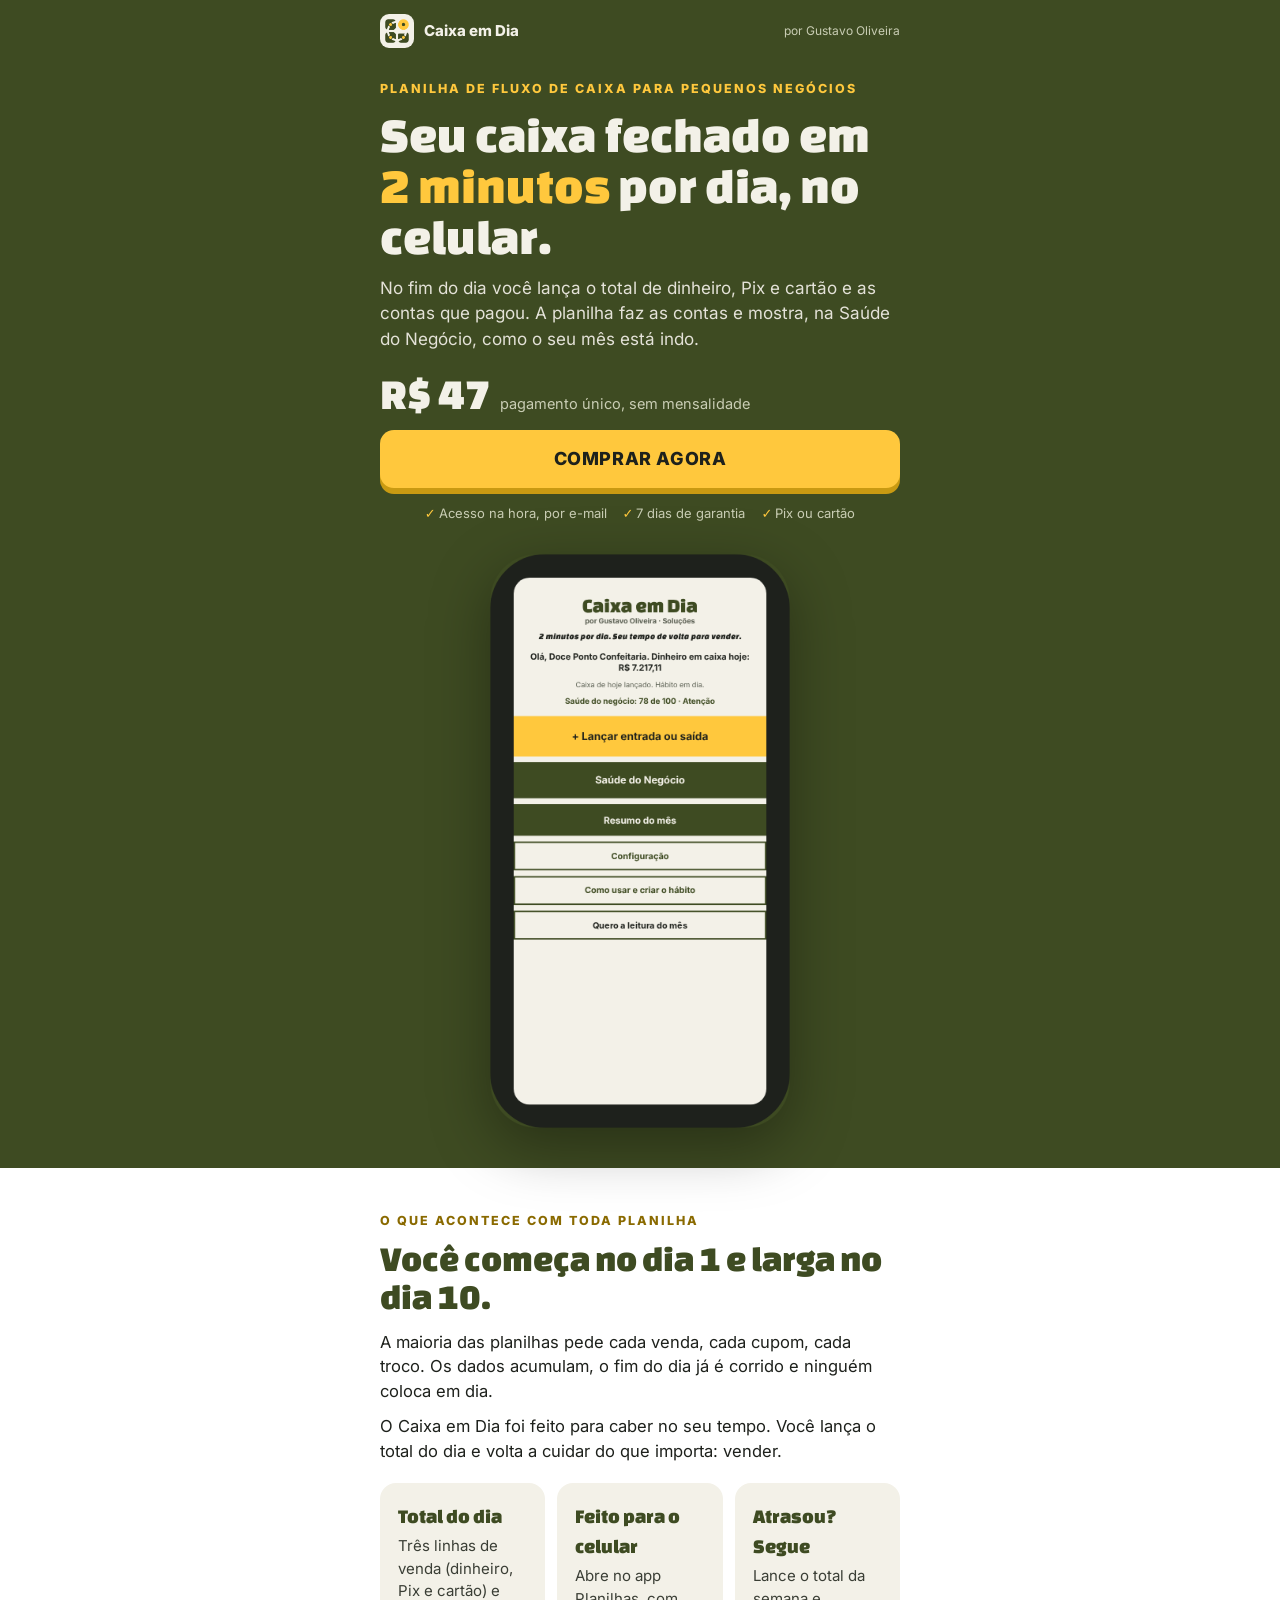
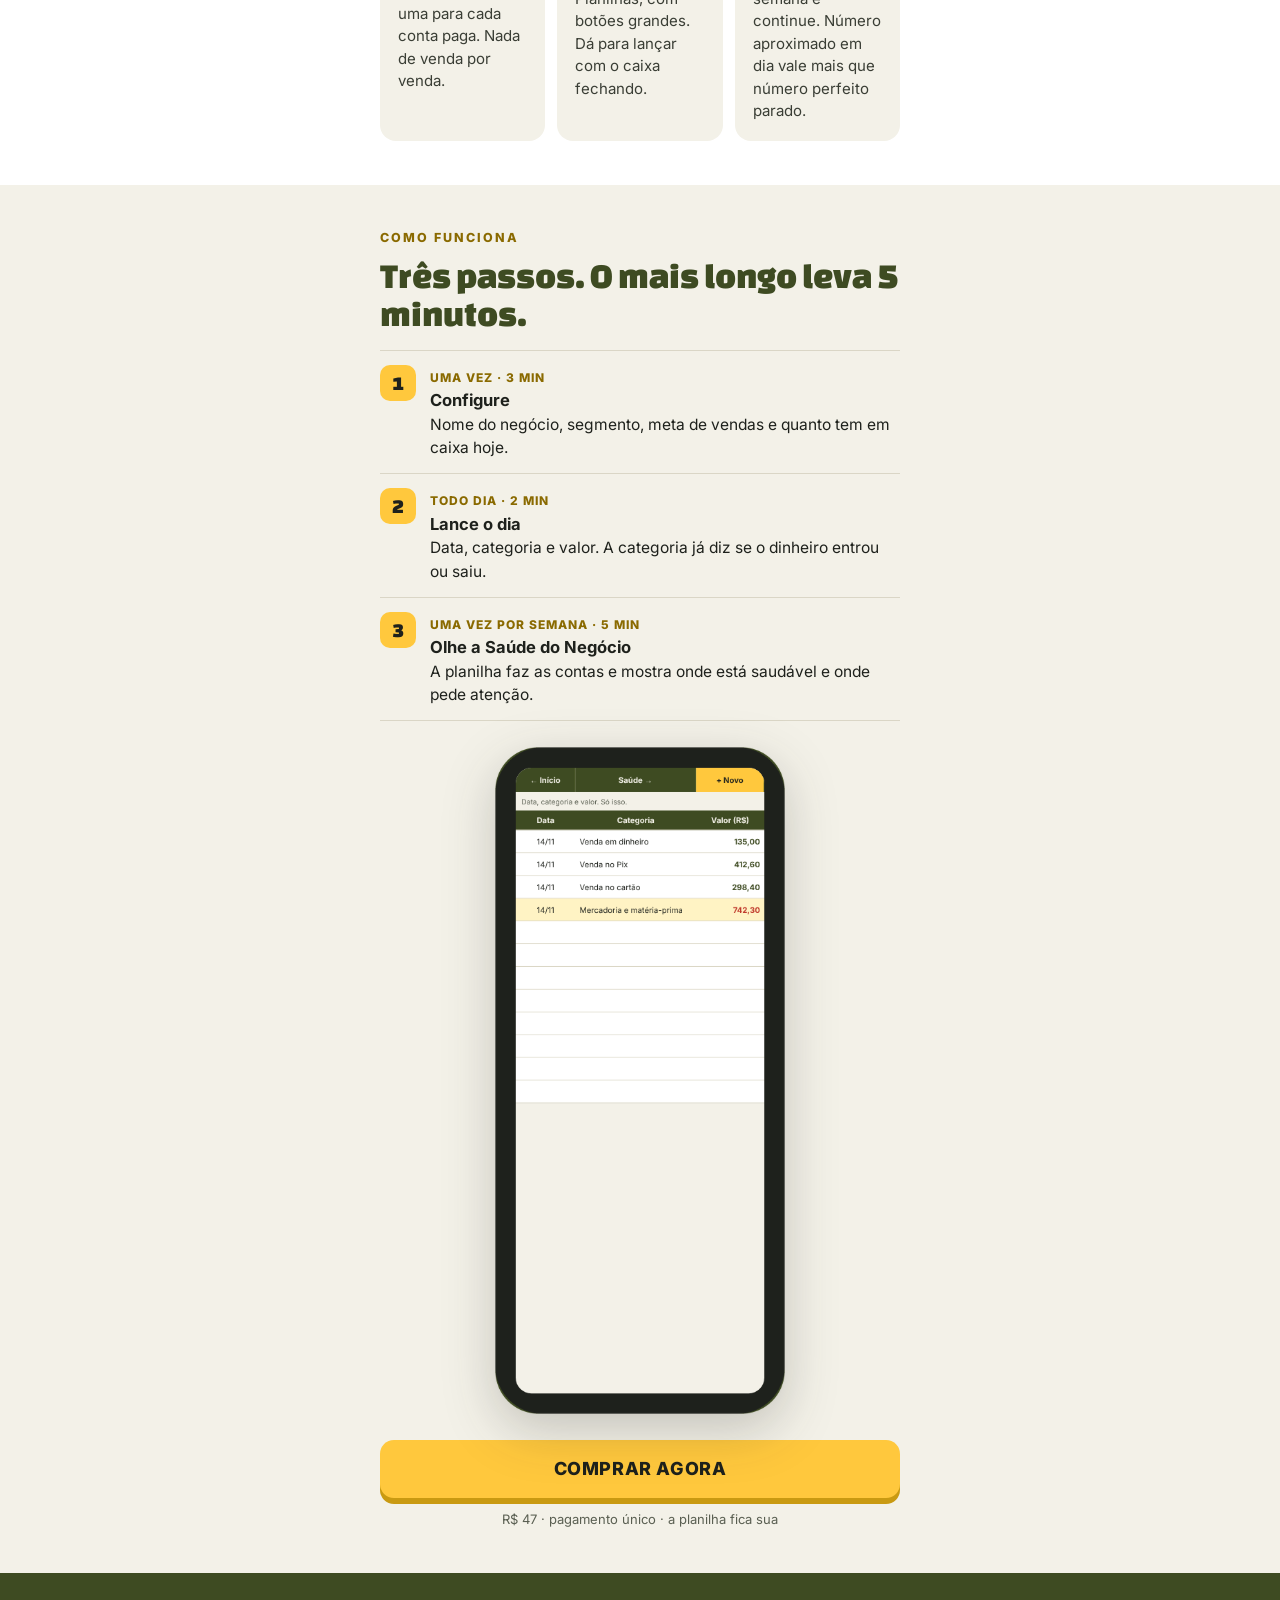
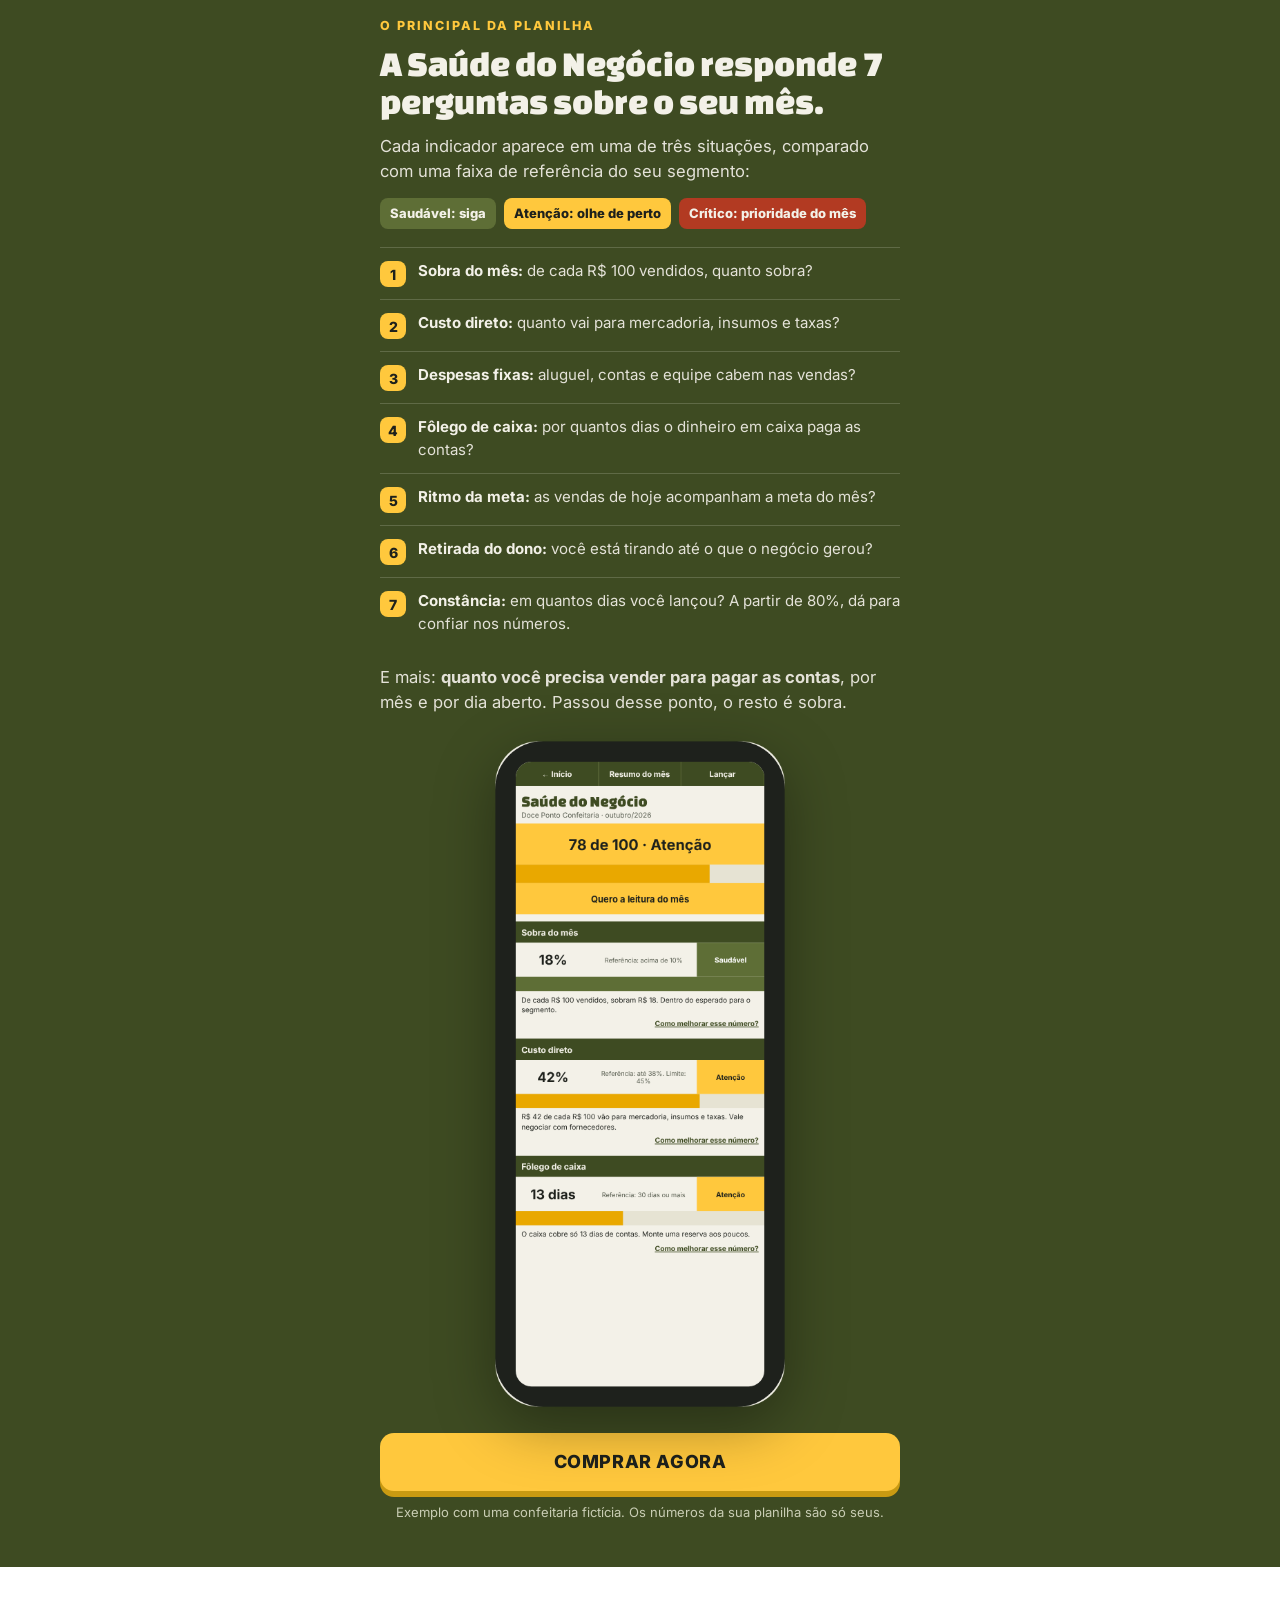
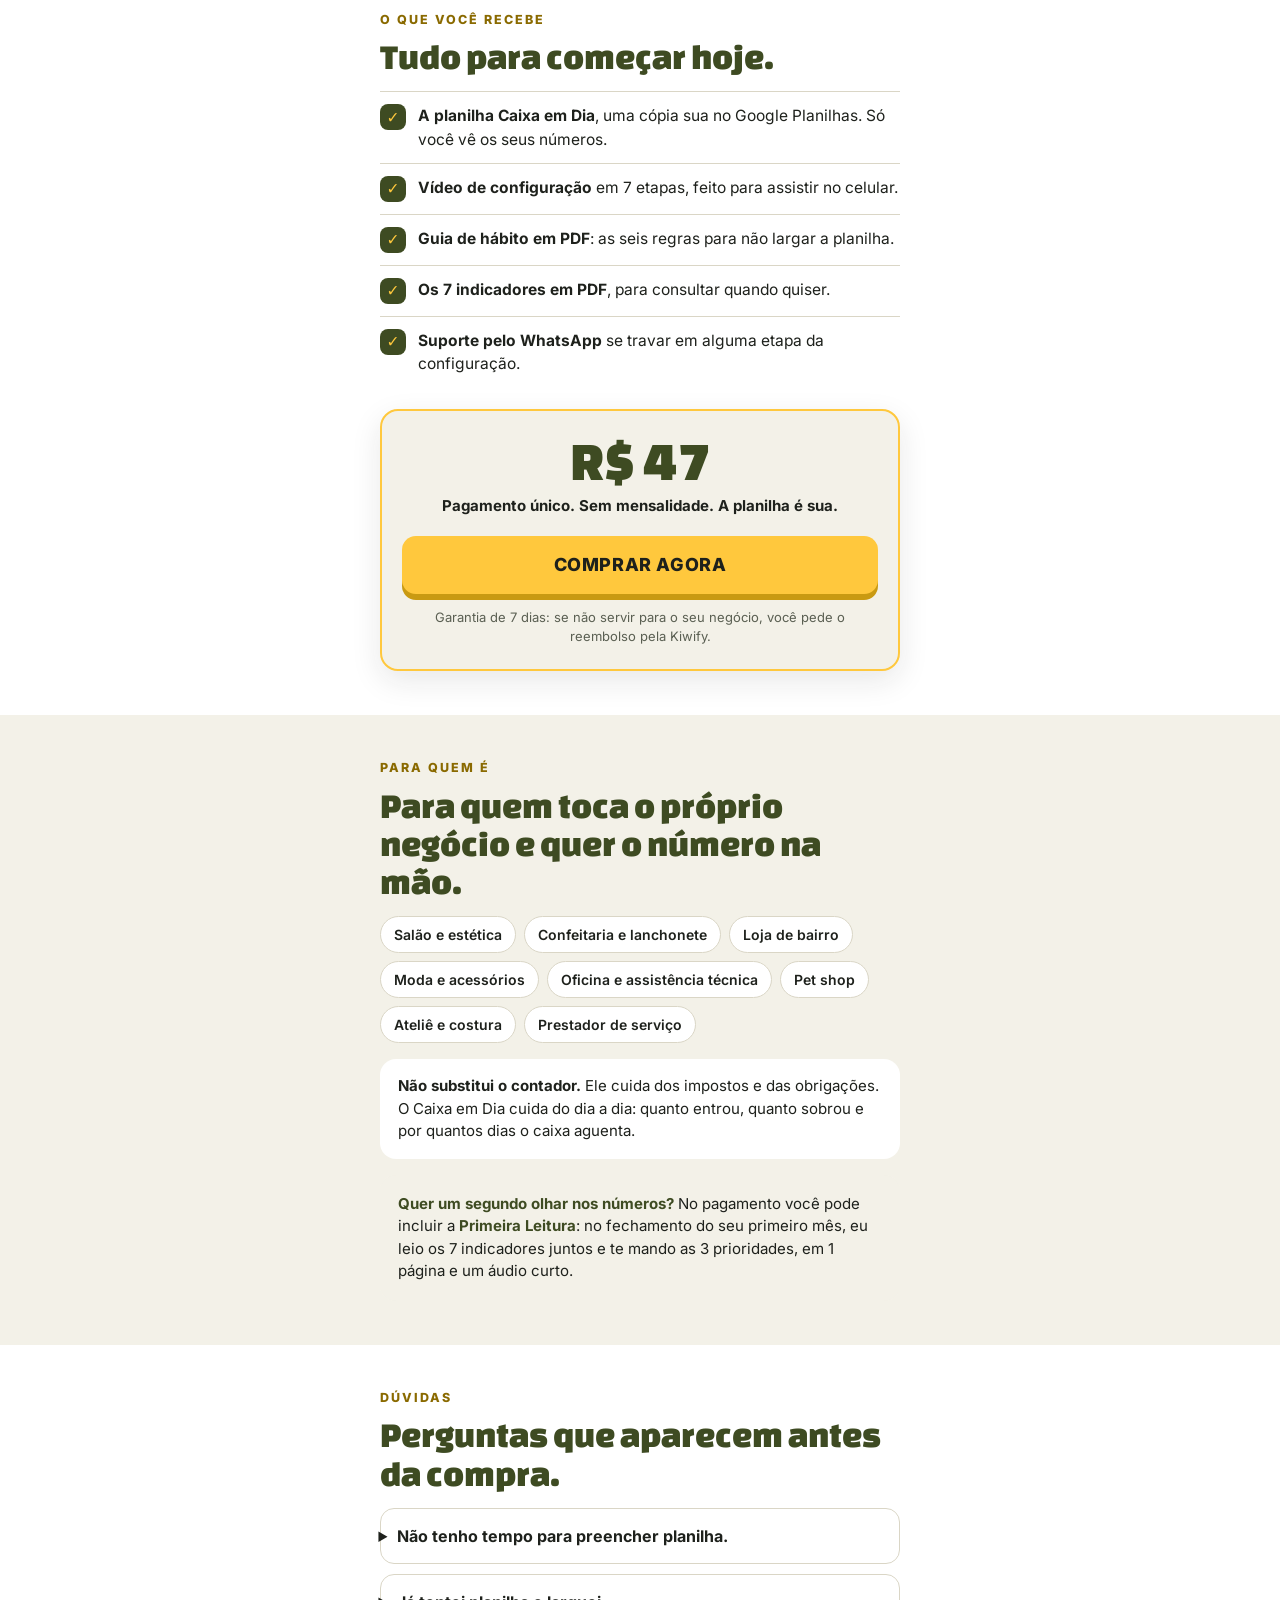
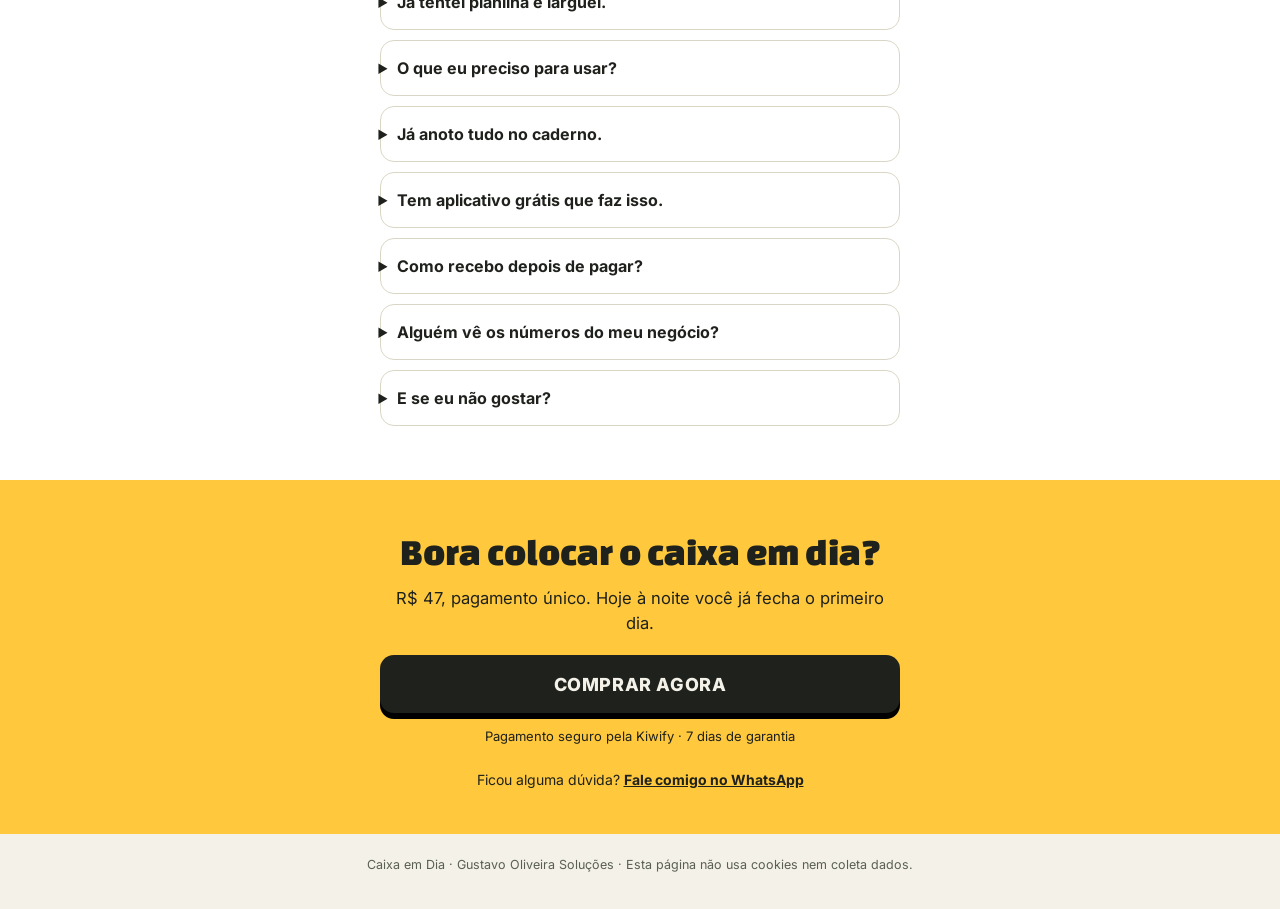
<file: index.html>
<!doctype html>
<html lang="pt-BR">
<head>
<meta charset="utf-8">
<meta name="viewport" content="width=device-width, initial-scale=1">
<title>Caixa em Dia: fluxo de caixa no celular em 2 minutos por dia</title>
<meta name="description" content="Planilha de fluxo de caixa feita para o celular. Lance o total do dia em 2 minutos e veja na Saúde do Negócio como estão sobra, custos e fôlego do caixa. R$ 47, pagamento único.">
<meta name="theme-color" content="#3E4B22">
<meta property="og:type" content="website">
<meta property="og:locale" content="pt_BR">
<meta property="og:title" content="Caixa em Dia: seu caixa fechado em 2 minutos por dia">
<meta property="og:description" content="Planilha de fluxo de caixa no celular, com a Saúde do Negócio. R$ 47, pagamento único, sem mensalidade.">
<meta property="og:image" content="assets/previa-link-1200x630.png">
<meta property="og:image:width" content="1200">
<meta property="og:image:height" content="630">
<meta name="twitter:card" content="summary_large_image">
<link rel="icon" href="assets/logo.png">
<link rel="preload" href="assets/fonts/changa-one.woff2" as="font" type="font/woff2" crossorigin>
<link rel="stylesheet" href="assets/base.css">
<style>
  .topo{background:var(--oliva);color:var(--papel)}
  .barra-marca{display:flex;align-items:center;justify-content:space-between;padding:14px 0}
  .marca{display:flex;align-items:center;gap:10px;font-weight:800;font-size:15px;color:var(--papel);text-decoration:none}
  .marca img{width:34px;height:34px;background:var(--papel);border-radius:9px;padding:3px}
  .por{font-size:12px;color:#C9CDB4}

  .heroi{padding:18px 0 40px}
  .heroi .kick{color:var(--amarelo)}
  .heroi h1{font-size:40px;line-height:1.02;margin:10px 0 14px}
  .heroi h1 em{font-style:normal;color:var(--amarelo)}
  .heroi .lead{font-size:17px;color:#E4E2D8}
  .preco-linha{display:flex;align-items:baseline;gap:10px;margin:20px 0 14px;flex-wrap:wrap}
  .preco-linha .valor{font-family:'Changa One',Inter,sans-serif;font-size:44px;line-height:1;color:var(--papel)}
  .preco-linha span{font-size:14.5px;color:#C9CDB4}
  .garantias{display:flex;flex-wrap:wrap;justify-content:center;gap:6px 16px;margin-top:16px;font-size:13px;color:#C9CDB4}
  .garantias span::before{content:"✓ ";color:var(--amarelo);font-weight:800}
  .heroi .tela{width:72%;max-width:300px;margin:30px auto 0;filter:drop-shadow(0 18px 30px rgba(0,0,0,.35))}

  section{padding:44px 0}
  .branca{background:var(--branco)}
  .oliva{background:var(--oliva);color:var(--papel)}
  .amarela{background:var(--amarelo)}
  h2{font-family:'Changa One',Inter,sans-serif;font-weight:400;font-size:31px;line-height:1.06;color:var(--oliva);margin:8px 0 14px}
  .oliva h2{color:var(--papel)}
  .oliva .kick{color:var(--amarelo)}
  p+p{margin-top:10px}
  .texto{font-size:16.5px}
  .oliva .texto{color:#E4E2D8}

  .cartoes{display:grid;gap:12px;margin-top:20px}
  .cartao{background:var(--papel);border-radius:16px;padding:18px}
  .cartao b{display:block;font-family:'Changa One',Inter,sans-serif;font-weight:400;font-size:20px;color:var(--oliva);margin-bottom:4px}
  .cartao p{font-size:15px;color:#3A3E35}

  .passos{list-style:none;margin:18px 0 6px}
  .passos li{display:flex;gap:14px;padding:14px 0;border-top:1px solid var(--linha);font-size:15.5px}
  .passos li:last-child{border-bottom:1px solid var(--linha)}
  .passos .n{flex:none;width:36px;height:36px;border-radius:10px;background:var(--amarelo);font-family:'Changa One',Inter,sans-serif;font-size:20px;display:flex;align-items:center;justify-content:center}
  .passos b{display:block;font-size:16.5px}
  .passos .tempo{font-size:12px;font-weight:800;letter-spacing:1px;color:#8a6a00;text-transform:uppercase}
  .tela-meio{width:70%;max-width:290px;margin:26px auto;filter:drop-shadow(0 16px 26px rgba(30,33,28,.22))}

  .indicadores{list-style:none;counter-reset:ind;margin:18px 0}
  .indicadores li{counter-increment:ind;display:flex;gap:12px;padding:12px 0;border-top:1px solid rgba(243,241,232,.18);font-size:15px;color:#E4E2D8}
  .indicadores li::before{content:counter(ind);flex:none;width:26px;height:26px;border-radius:8px;background:var(--amarelo);color:var(--tinta);font-weight:800;font-size:14px;display:flex;align-items:center;justify-content:center;margin-top:1px}
  .indicadores b{color:var(--papel)}
  .estados{display:flex;gap:8px;flex-wrap:wrap;margin:14px 0 4px}
  .estados span{font-size:13px;font-weight:800;padding:6px 10px;border-radius:8px}
  .s-ok{background:#5E6E36;color:var(--papel)}
  .s-at{background:var(--amarelo);color:var(--tinta)}
  .s-cr{background:#B23A22;color:var(--papel)}
  .oliva .tela-meio{filter:drop-shadow(0 18px 30px rgba(0,0,0,.35))}

  .recebe{list-style:none;margin:16px 0 22px}
  .recebe li{display:flex;gap:12px;padding:12px 0;border-top:1px solid var(--linha);font-size:15.5px}
  .recebe li::before{content:"✓";flex:none;width:26px;height:26px;border-radius:8px;background:var(--oliva);color:var(--amarelo);font-weight:800;display:flex;align-items:center;justify-content:center}
  .caixa-preco{background:var(--papel);border:2px solid var(--amarelo);border-radius:18px;padding:22px 20px;text-align:center;box-shadow:0 10px 30px rgba(30,33,28,.10)}
  .caixa-preco .valor{font-family:'Changa One',Inter,sans-serif;font-size:56px;line-height:1;color:var(--oliva)}
  .caixa-preco .sub{font-size:15px;font-weight:700;margin:6px 0 18px}
  .caixa-preco .miudo{margin-top:14px}

  .tags{display:flex;flex-wrap:wrap;gap:8px;margin:16px 0}
  .tags span{background:var(--branco);border:1px solid var(--linha);border-radius:999px;padding:7px 13px;font-size:14px;font-weight:600}
  .nao-e{background:var(--branco);border-radius:16px;padding:16px 18px;font-size:15px;margin-top:6px}

  .alem{background:var(--papel);border-radius:16px;padding:18px;margin-top:16px;font-size:15px}
  .alem b{color:var(--oliva)}

  .faq{margin-top:16px}
  .faq details{background:var(--branco);border:1px solid var(--linha);border-radius:14px;padding:2px 16px;margin-bottom:10px}
  .faq summary{cursor:pointer;font-weight:700;font-size:16px;padding:13px 0;list-style-position:outside}
  .faq details p{font-size:15px;color:#3A3E35;padding:0 0 14px}

  .final{text-align:center}
  .final h2{color:var(--tinta);font-size:38px}
  .final .texto{margin-bottom:20px}
  .final .comprar{background:var(--tinta);color:var(--papel);box-shadow:0 6px 0 #000}
  .final .comprar:hover{background:#000;color:var(--papel)}
  .final .miudo{color:var(--tinta);margin-top:14px}
  .duvida{margin-top:22px;font-size:14px}
  .duvida a{color:var(--tinta);font-weight:700}

  .cta-bloco{margin-top:22px}
  .cta-bloco .miudo{text-align:center;margin-top:12px}
  .oliva .cta-bloco .miudo{color:#C9CDB4}

  #barra-compra{position:fixed;left:0;right:0;bottom:0;z-index:20;background:var(--tinta);color:var(--papel);padding:10px 14px calc(10px + env(safe-area-inset-bottom));display:flex;align-items:center;gap:12px;transform:translateY(110%);transition:transform .2s ease;box-shadow:0 -8px 24px rgba(0,0,0,.25)}
  #barra-compra.visivel{transform:none}
  #barra-compra .rot{flex:1;font-size:13px;line-height:1.25}
  #barra-compra .rot b{display:block;font-family:'Changa One',Inter,sans-serif;font-weight:400;font-size:20px;color:var(--amarelo)}
  #barra-compra .comprar{width:auto;min-height:48px;padding:12px 18px;font-size:15.5px;box-shadow:none}
  @media (min-width:760px){
    .heroi h1{font-size:50px}
    h2{font-size:36px}
    .cartoes{grid-template-columns:repeat(3,1fr)}
    #barra-compra{display:none}
  }
</style>
</head>
<body>

<header class="topo">
  <div class="wrap">
    <div class="barra-marca">
      <span class="marca"><img src="assets/logo.png" alt="" width="34" height="34">Caixa em Dia</span>
      <span class="por">por Gustavo Oliveira</span>
    </div>
    <div class="heroi">
      <p class="kick">Planilha de fluxo de caixa para pequenos negócios</p>
      <h1 class="ch">Seu caixa fechado em <em>2 minutos</em> por dia, no celular.</h1>
      <p class="lead">No fim do dia você lança o total de dinheiro, Pix e cartão e as contas que pagou. A planilha faz as contas e mostra, na Saúde do Negócio, como o seu mês está indo.</p>
      <div class="preco-linha"><span class="valor">R$ 47</span><span>pagamento único, sem mensalidade</span></div>
      <a class="comprar" id="cta-topo" data-checkout href="https://pay.kiwify.com.br/5l1mRYp">COMPRAR AGORA</a>
      <div class="garantias"><span>Acesso na hora, por e-mail</span><span>7 dias de garantia</span><span>Pix ou cartão</span></div>
      <img class="tela" src="assets/tela-inicio.png" width="380" height="728" alt="Tela inicial do Caixa em Dia no celular, com o dinheiro em caixa do dia, a nota da Saúde do Negócio e o botão de lançar">
    </div>
  </div>
</header>

<main>
<section class="branca" id="problema">
  <div class="wrap">
    <p class="kick">O que acontece com toda planilha</p>
    <h2>Você começa no dia 1 e larga no dia 10.</h2>
    <p class="texto">A maioria das planilhas pede cada venda, cada cupom, cada troco. Os dados acumulam, o fim do dia já é corrido e ninguém coloca em dia.</p>
    <p class="texto">O Caixa em Dia foi feito para caber no seu tempo. Você lança o total do dia e volta a cuidar do que importa: vender.</p>
    <div class="cartoes">
      <div class="cartao"><b>Total do dia</b><p>Três linhas de venda (dinheiro, Pix e cartão) e uma para cada conta paga. Nada de venda por venda.</p></div>
      <div class="cartao"><b>Feito para o celular</b><p>Abre no app Planilhas, com botões grandes. Dá para lançar com o caixa fechando.</p></div>
      <div class="cartao"><b>Atrasou? Segue</b><p>Lance o total da semana e continue. Número aproximado em dia vale mais que número perfeito parado.</p></div>
    </div>
  </div>
</section>

<section id="como-funciona">
  <div class="wrap">
    <p class="kick">Como funciona</p>
    <h2>Três passos. O mais longo leva 5 minutos.</h2>
    <ol class="passos">
      <li><span class="n">1</span><div><span class="tempo">Uma vez · 3 min</span><b>Configure</b>Nome do negócio, segmento, meta de vendas e quanto tem em caixa hoje.</div></li>
      <li><span class="n">2</span><div><span class="tempo">Todo dia · 2 min</span><b>Lance o dia</b>Data, categoria e valor. A categoria já diz se o dinheiro entrou ou saiu.</div></li>
      <li><span class="n">3</span><div><span class="tempo">Uma vez por semana · 5 min</span><b>Olhe a Saúde do Negócio</b>A planilha faz as contas e mostra onde está saudável e onde pede atenção.</div></li>
    </ol>
    <img class="tela-meio" src="assets/tela-lancar.png" width="420" height="965" loading="lazy" alt="Tela de lançamento com quatro linhas do dia: venda em dinheiro, no Pix, no cartão e compra de mercadoria">
    <div class="cta-bloco">
      <a class="comprar" data-checkout href="https://pay.kiwify.com.br/5l1mRYp">COMPRAR AGORA</a>
      <p class="miudo">R$ 47 · pagamento único · a planilha fica sua</p>
    </div>
  </div>
</section>

<section class="oliva" id="saude">
  <div class="wrap">
    <p class="kick">O principal da planilha</p>
    <h2>A Saúde do Negócio responde 7 perguntas sobre o seu mês.</h2>
    <p class="texto">Cada indicador aparece em uma de três situações, comparado com uma faixa de referência do seu segmento:</p>
    <div class="estados"><span class="s-ok">Saudável: siga</span><span class="s-at">Atenção: olhe de perto</span><span class="s-cr">Crítico: prioridade do mês</span></div>
    <ol class="indicadores">
      <li><div><b>Sobra do mês:</b> de cada R$ 100 vendidos, quanto sobra?</div></li>
      <li><div><b>Custo direto:</b> quanto vai para mercadoria, insumos e taxas?</div></li>
      <li><div><b>Despesas fixas:</b> aluguel, contas e equipe cabem nas vendas?</div></li>
      <li><div><b>Fôlego de caixa:</b> por quantos dias o dinheiro em caixa paga as contas?</div></li>
      <li><div><b>Ritmo da meta:</b> as vendas de hoje acompanham a meta do mês?</div></li>
      <li><div><b>Retirada do dono:</b> você está tirando até o que o negócio gerou?</div></li>
      <li><div><b>Constância:</b> em quantos dias você lançou? A partir de 80%, dá para confiar nos números.</div></li>
    </ol>
    <p class="texto">E mais: <b>quanto você precisa vender para pagar as contas</b>, por mês e por dia aberto. Passou desse ponto, o resto é sobra.</p>
    <img class="tela-meio" src="assets/tela-saude.png" width="420" height="965" loading="lazy" alt="Tela Saúde do Negócio de uma confeitaria fictícia: nota 78 de 100, sobra do mês saudável, custo direto e fôlego de caixa em atenção">
    <div class="cta-bloco">
      <a class="comprar" data-checkout href="https://pay.kiwify.com.br/5l1mRYp">COMPRAR AGORA</a>
      <p class="miudo">Exemplo com uma confeitaria fictícia. Os números da sua planilha são só seus.</p>
    </div>
  </div>
</section>

<section class="branca" id="oferta">
  <div class="wrap">
    <p class="kick">O que você recebe</p>
    <h2>Tudo para começar hoje.</h2>
    <ul class="recebe">
      <li><div><b>A planilha Caixa em Dia</b>, uma cópia sua no Google Planilhas. Só você vê os seus números.</div></li>
      <li><div><b>Vídeo de configuração</b> em 7 etapas, feito para assistir no celular.</div></li>
      <li><div><b>Guia de hábito em PDF</b>: as seis regras para não largar a planilha.</div></li>
      <li><div><b>Os 7 indicadores em PDF</b>, para consultar quando quiser.</div></li>
      <li><div><b>Suporte pelo WhatsApp</b> se travar em alguma etapa da configuração.</div></li>
    </ul>
    <div class="caixa-preco">
      <div class="valor">R$ 47</div>
      <p class="sub">Pagamento único. Sem mensalidade. A planilha é sua.</p>
      <a class="comprar" data-checkout href="https://pay.kiwify.com.br/5l1mRYp">COMPRAR AGORA</a>
      <p class="miudo">Garantia de 7 dias: se não servir para o seu negócio, você pede o reembolso pela Kiwify.</p>
    </div>
  </div>
</section>

<section id="para-quem">
  <div class="wrap">
    <p class="kick">Para quem é</p>
    <h2>Para quem toca o próprio negócio e quer o número na mão.</h2>
    <div class="tags"><span>Salão e estética</span><span>Confeitaria e lanchonete</span><span>Loja de bairro</span><span>Moda e acessórios</span><span>Oficina e assistência técnica</span><span>Pet shop</span><span>Ateliê e costura</span><span>Prestador de serviço</span></div>
    <p class="nao-e"><b>Não substitui o contador.</b> Ele cuida dos impostos e das obrigações. O Caixa em Dia cuida do dia a dia: quanto entrou, quanto sobrou e por quantos dias o caixa aguenta.</p>
    <div class="alem">
      <b>Quer um segundo olhar nos números?</b> No pagamento você pode incluir a <b>Primeira Leitura</b>: no fechamento do seu primeiro mês, eu leio os 7 indicadores juntos e te mando as 3 prioridades, em 1 página e um áudio curto.
    </div>
  </div>
</section>

<section class="branca" id="duvidas">
  <div class="wrap">
    <p class="kick">Dúvidas</p>
    <h2>Perguntas que aparecem antes da compra.</h2>
    <div class="faq">
      <details><summary>Não tenho tempo para preencher planilha.</summary><p>São três linhas de venda por dia e as contas que você pagou. Dá 2 minutos, no celular, junto com o fechamento do caixa.</p></details>
      <details><summary>Já tentei planilha e larguei.</summary><p>Quase todo mundo larga porque tenta lançar venda por venda. Aqui é o total do dia. Se atrasar, você lança o total da semana e segue.</p></details>
      <details><summary>O que eu preciso para usar?</summary><p>Uma conta Google (a mesma do Gmail) e o app Planilhas, gratuito para Android e iPhone. Também funciona no computador.</p></details>
      <details><summary>Já anoto tudo no caderno.</summary><p>O caderno guarda. A planilha soma, compara com a faixa do seu segmento e mostra quando um número sai do esperado.</p></details>
      <details><summary>Tem aplicativo grátis que faz isso.</summary><p>Tem, e a maioria pede o cadastro de cada venda. Aqui são três campos e o arquivo é seu, sem mensalidade.</p></details>
      <details><summary>Como recebo depois de pagar?</summary><p>O acesso chega no seu e-mail logo depois da confirmação do pagamento. Na área de membros, um toque faz a sua cópia da planilha e o vídeo mostra a configuração.</p></details>
      <details><summary>Alguém vê os números do meu negócio?</summary><p>Não. A planilha fica no seu Google Drive. Eu só vejo se você compartilhar comigo para uma leitura.</p></details>
      <details><summary>E se eu não gostar?</summary><p>Você tem 7 dias de garantia. Pede o reembolso pela Kiwify e recebe o valor de volta.</p></details>
    </div>
  </div>
</section>

<section class="amarela final" id="comprar">
  <div class="wrap">
    <h2>Bora colocar o caixa em dia?</h2>
    <p class="texto">R$ 47, pagamento único. Hoje à noite você já fecha o primeiro dia.</p>
    <a class="comprar" id="cta-final" data-checkout href="https://pay.kiwify.com.br/5l1mRYp">COMPRAR AGORA</a>
    <p class="miudo">Pagamento seguro pela Kiwify · 7 dias de garantia</p>
    <p class="duvida">Ficou alguma dúvida? <a href="https://wa.me/5511930045997?text=Oi%2C%20Gustavo!%20Tenho%20uma%20d%C3%BAvida%20sobre%20o%20Caixa%20em%20Dia." target="_blank" rel="noopener noreferrer">Fale comigo no WhatsApp</a></p>
  </div>
</section>
</main>

<footer>Caixa em Dia · Gustavo Oliveira Soluções · Esta página não usa cookies nem coleta dados.</footer>

<div id="barra-compra" aria-hidden="true">
  <div class="rot"><b>R$ 47</b>pagamento único</div>
  <a class="comprar" data-checkout href="https://pay.kiwify.com.br/5l1mRYp" tabindex="-1">COMPRAR AGORA</a>
</div>

<script src="assets/funil.js" defer></script>
</body>
</html>
</file>
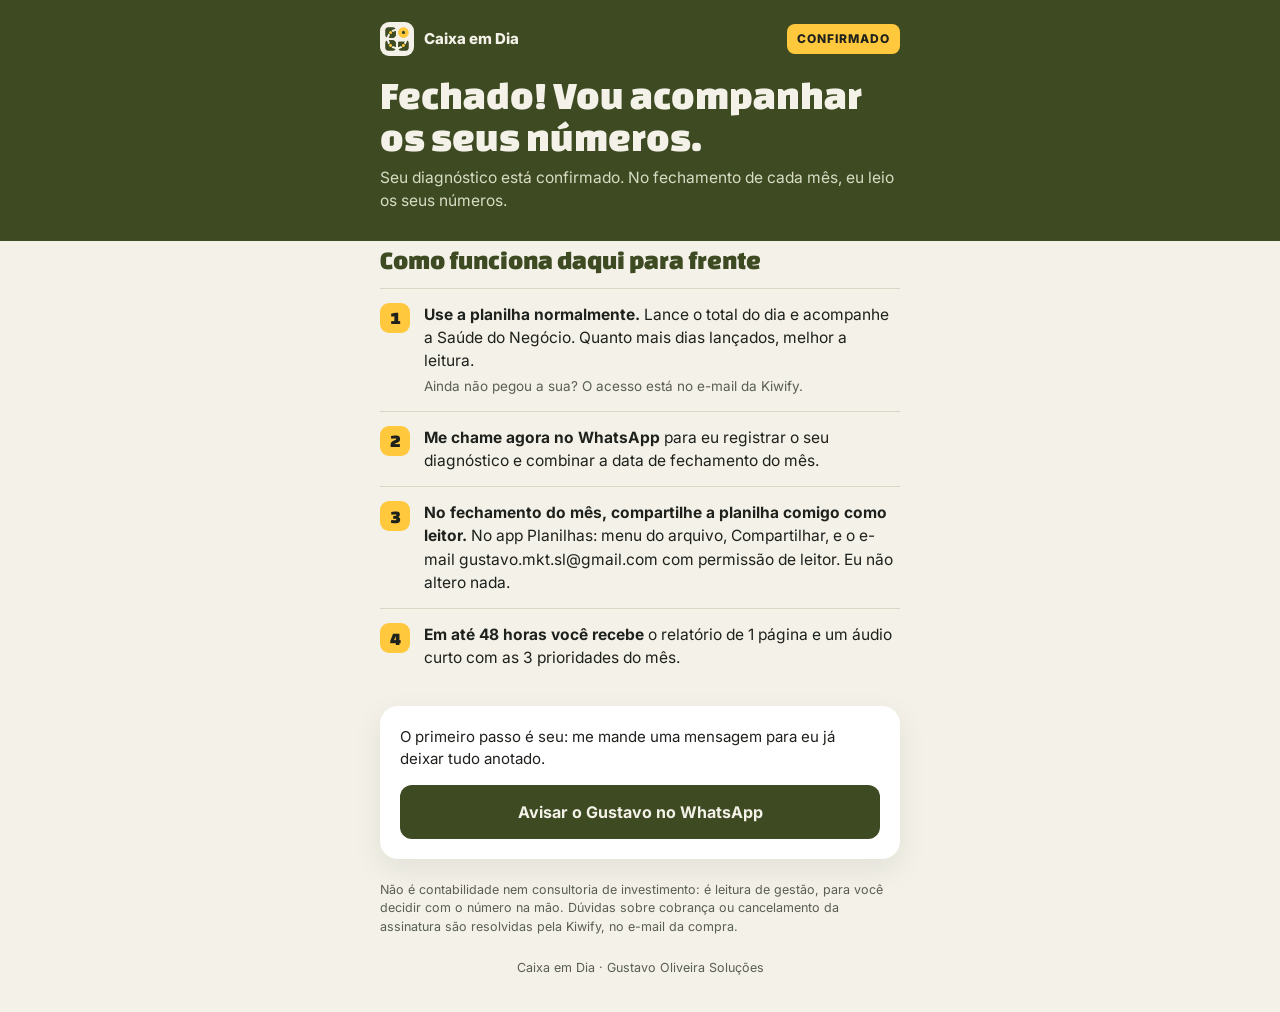
<file: diagnostico/index.html>
<!doctype html>
<html lang="pt-BR">
<head>
<meta charset="utf-8">
<meta name="viewport" content="width=device-width, initial-scale=1">
<meta name="robots" content="noindex, nofollow">
<meta name="referrer" content="no-referrer">
<title>Diagnóstico confirmado · Caixa em Dia</title>
<link rel="icon" href="../assets/logo.png">
<link rel="preload" href="../assets/fonts/changa-one.woff2" as="font" type="font/woff2" crossorigin>
<link rel="stylesheet" href="../assets/base.css">
<style>
  .ok{background:var(--oliva);color:var(--papel);padding:22px 0 28px}
  .ok .top{display:flex;align-items:center;justify-content:space-between;margin-bottom:18px}
  .ok .marca{display:flex;align-items:center;gap:10px;font-weight:800;font-size:15px;white-space:nowrap}
  .ok .marca img{width:34px;height:34px;background:var(--papel);border-radius:9px;padding:3px}
  .ok .selo{background:var(--amarelo);color:var(--tinta);font-weight:800;font-size:12px;letter-spacing:1px;padding:6px 10px;border-radius:8px;text-transform:uppercase;white-space:nowrap}
  .ok h1{font-size:34px;line-height:1.05}
  .ok p{color:#D8DCC4;font-size:15.5px;margin-top:8px}
  main{padding:26px 0 10px}
  h2{font-family:'Changa One',Inter,sans-serif;font-weight:400;font-size:26px;color:var(--oliva);margin-bottom:8px}
  .passo{display:flex;gap:14px;padding:14px 0;border-top:1px solid var(--linha);font-size:15.5px}
  .passo:last-of-type{border-bottom:1px solid var(--linha)}
  .passo b.n{flex:none;width:30px;height:30px;border-radius:9px;background:var(--amarelo);font-family:'Changa One',Inter,sans-serif;font-weight:400;font-size:18px;display:flex;align-items:center;justify-content:center}
  .passo small{display:block;color:var(--cinza);font-size:13.5px;margin-top:4px}
  .acao{background:#fff;border-radius:18px;padding:20px;margin:22px 0;box-shadow:0 10px 30px rgba(30,33,28,.08)}
  .acao p{font-size:15px;margin-bottom:14px}
  .acao .zap{width:100%;justify-content:center;font-size:16px;padding:15px 16px}
  .limite{font-size:12.5px;color:var(--cinza);margin-top:8px}
  @media (min-width:700px){.ok h1{font-size:40px}}
</style>
</head>
<body>

<header class="ok">
  <div class="wrap">
    <div class="top">
      <div class="marca"><img src="../assets/logo.png" alt="" width="34" height="34">Caixa em Dia</div>
      <span class="selo">Confirmado</span>
    </div>
    <h1 class="ch">Fechado! Vou acompanhar os seus números.</h1>
    <p data-plano>Seu diagnóstico está confirmado. No fechamento de cada mês, eu leio os seus números.</p>
  </div>
</header>

<main class="wrap">
  <h2>Como funciona daqui para frente</h2>
  <div class="passo"><b class="n">1</b><div><b>Use a planilha normalmente.</b> Lance o total do dia e acompanhe a Saúde do Negócio. Quanto mais dias lançados, melhor a leitura.<small>Ainda não pegou a sua? O acesso está no e-mail da Kiwify.</small></div></div>
  <div class="passo"><b class="n">2</b><div><b>Me chame agora no WhatsApp</b> para eu registrar o seu diagnóstico e combinar a data de fechamento do mês.</div></div>
  <div class="passo"><b class="n">3</b><div><b>No fechamento do mês, compartilhe a planilha comigo como leitor.</b> No app Planilhas: menu do arquivo, Compartilhar, e o e-mail gustavo.mkt.sl@gmail.com com permissão de leitor. Eu não altero nada.</div></div>
  <div class="passo"><b class="n">4</b><div><b>Em até 48 horas você recebe</b> o relatório de 1 página e um áudio curto com as 3 prioridades do mês.</div></div>

  <div class="acao">
    <p>O primeiro passo é seu: me mande uma mensagem para eu já deixar tudo anotado.</p>
    <a class="zap" href="https://wa.me/5511930045997?text=Oi%2C%20Gustavo!%20Acabei%20de%20contratar%20o%20diagn%C3%B3stico%20do%20Caixa%20em%20Dia." target="_blank" rel="noopener noreferrer">Avisar o Gustavo no WhatsApp</a>
  </div>

  <p class="limite">Não é contabilidade nem consultoria de investimento: é leitura de gestão, para você decidir com o número na mão. Dúvidas sobre cobrança ou cancelamento da assinatura são resolvidas pela Kiwify, no e-mail da compra.</p>
</main>

<footer>Caixa em Dia · Gustavo Oliveira Soluções</footer>
<script src="../assets/funil.js" defer></script>
</body>
</html>
</file>
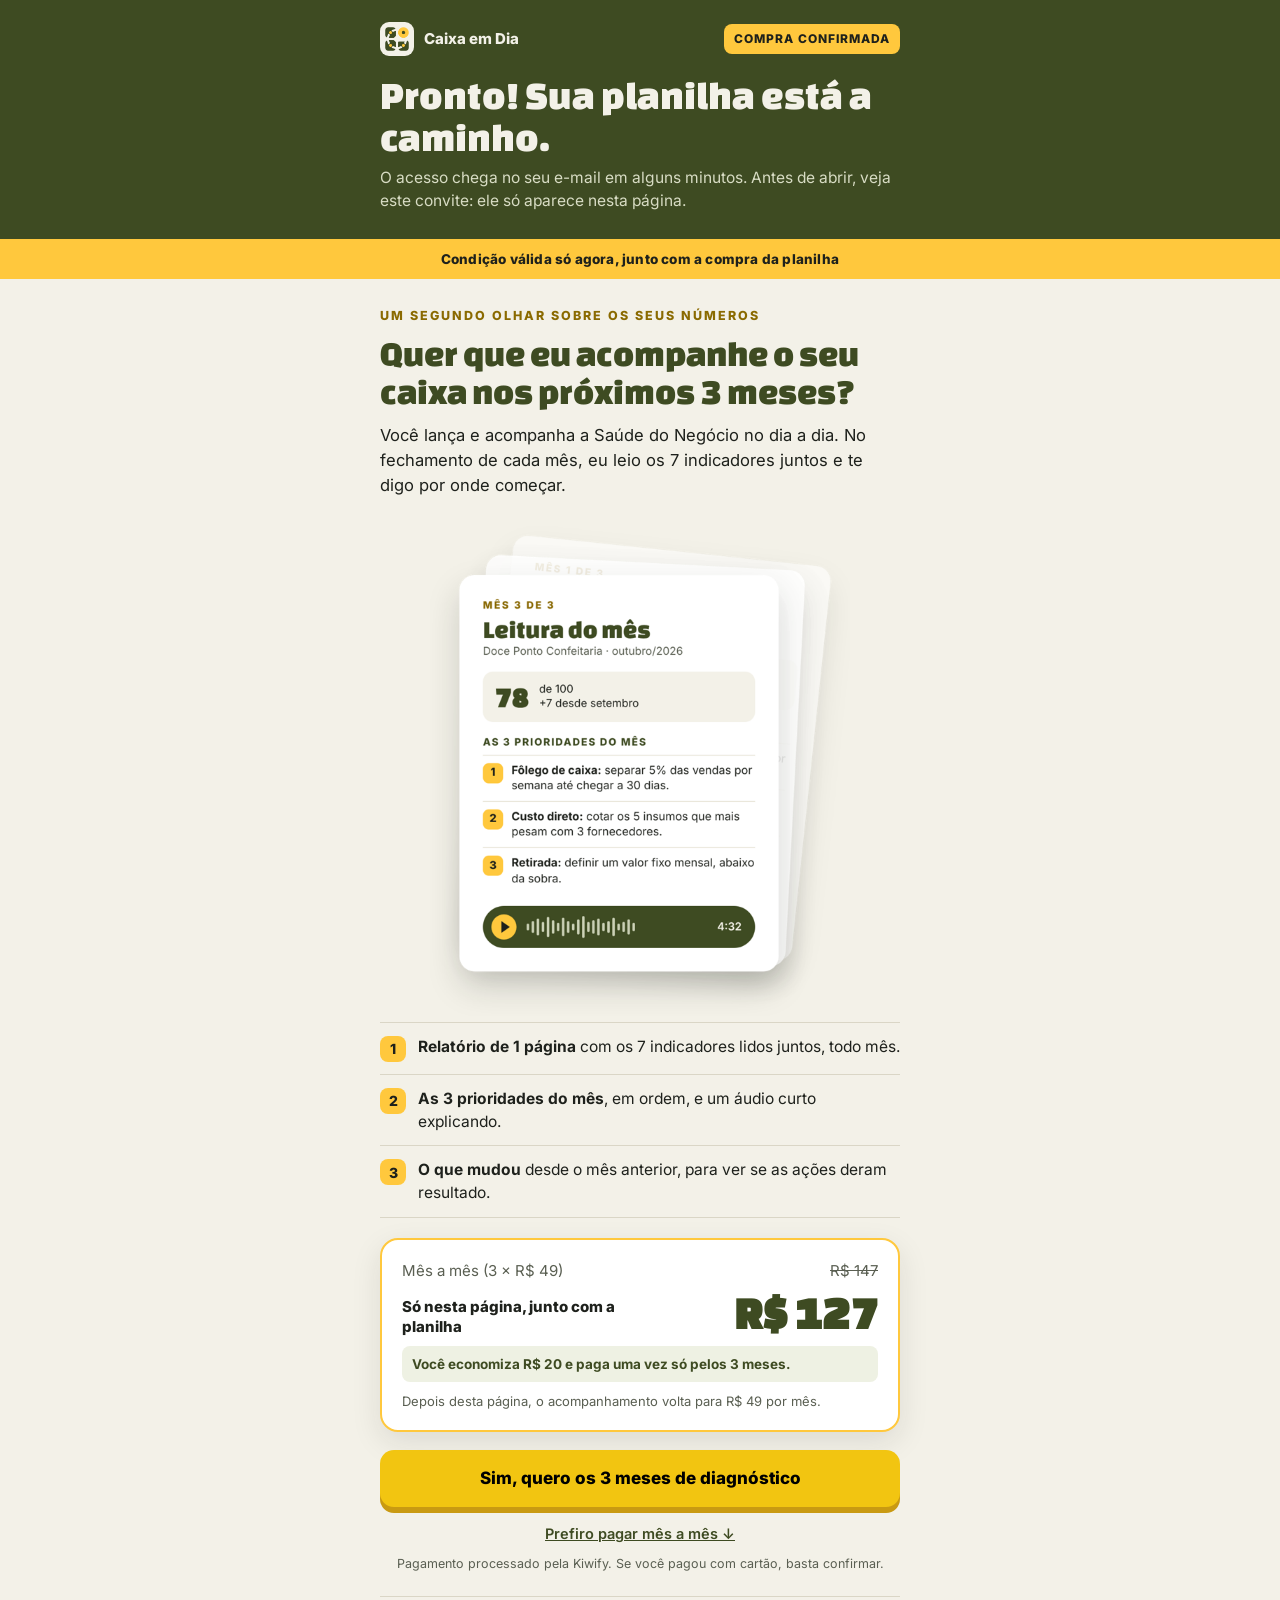
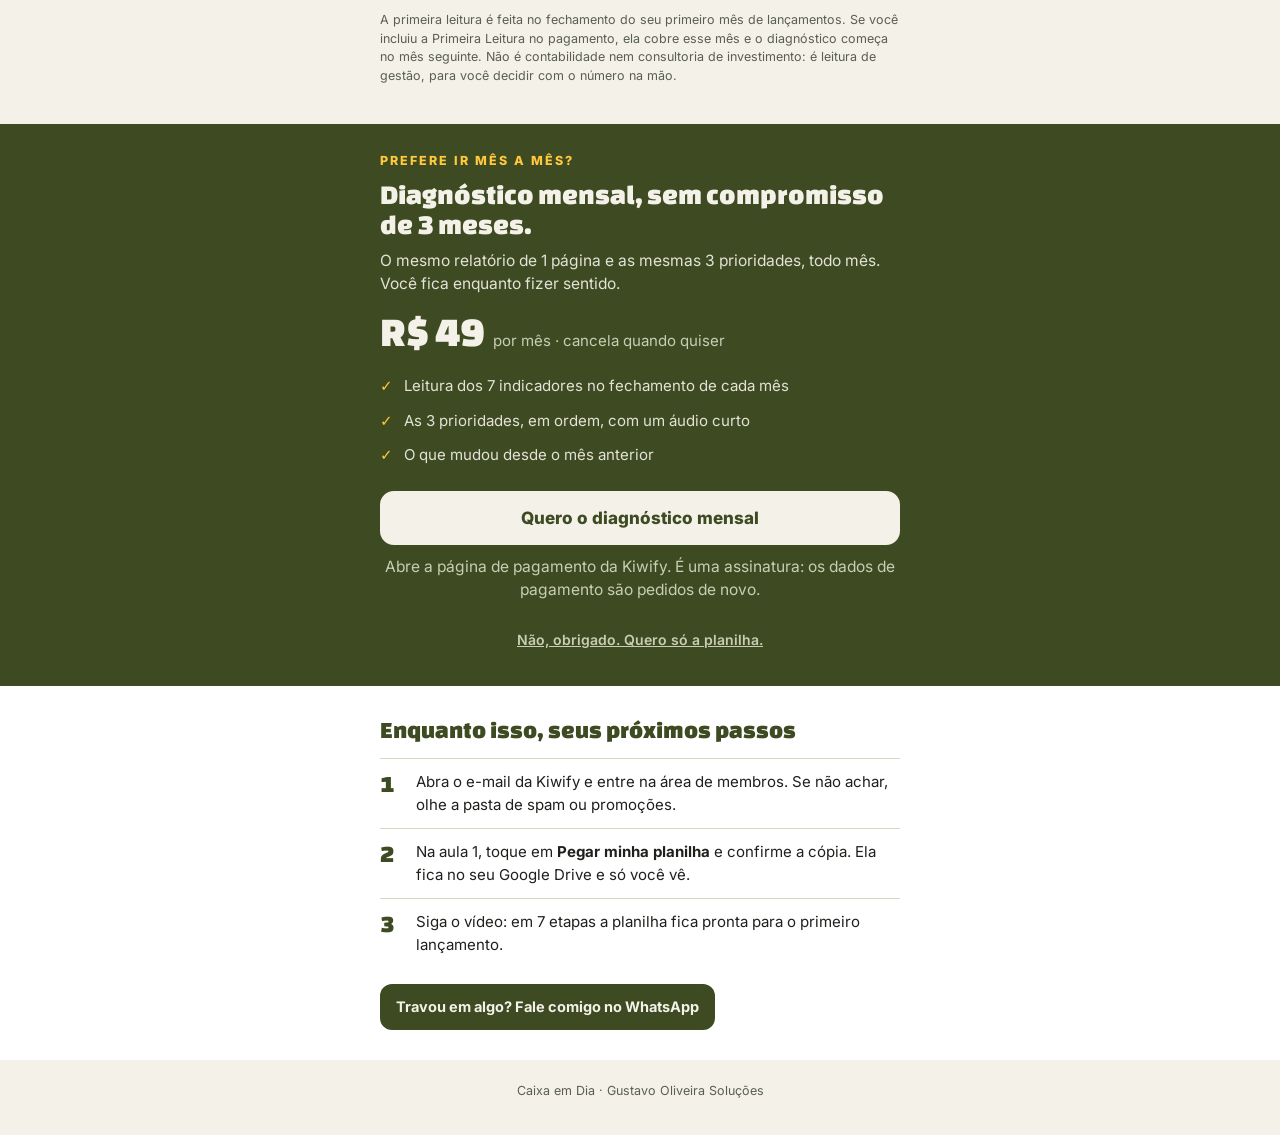
<file: obrigado/index.html>
<!doctype html>
<html lang="pt-BR">
<head>
<meta charset="utf-8">
<meta name="viewport" content="width=device-width, initial-scale=1">
<meta name="robots" content="noindex, nofollow">
<meta name="referrer" content="no-referrer">
<title>Compra confirmada · Caixa em Dia</title>
<link rel="icon" href="../assets/logo.png">
<link rel="preload" href="../assets/fonts/changa-one.woff2" as="font" type="font/woff2" crossorigin>
<link rel="stylesheet" href="../assets/base.css">
<style>
  /* confirmação */
  .ok{background:var(--oliva);color:var(--papel);padding:22px 0 26px}
  .ok .top{display:flex;align-items:center;justify-content:space-between;margin-bottom:18px}
  .ok .marca{display:flex;align-items:center;gap:10px;font-weight:800;font-size:15px}
  .ok .marca img{width:34px;height:34px;background:var(--papel);border-radius:9px;padding:3px}
  .ok .selo{background:var(--amarelo);color:var(--tinta);font-weight:800;font-size:12px;letter-spacing:1px;padding:6px 10px;border-radius:8px;text-transform:uppercase}
  .ok h1{font-size:34px;line-height:1.05}
  .ok p{color:#D8DCC4;font-size:15.5px;margin-top:8px}

  /* oferta */
  .aviso{background:var(--amarelo);text-align:center;font-weight:800;font-size:13.5px;padding:10px 16px;letter-spacing:.2px}
  .oferta{padding:28px 0 8px}
  .oferta h2{font-size:31px;line-height:1.08;color:var(--oliva);margin:8px 0 12px}
  .oferta .lead{font-size:16.5px}
  .ilustra{display:block;width:100%;max-width:420px;margin:14px auto 4px;height:auto}
  .lista{list-style:none;margin:6px 0 20px}
  .lista li{display:flex;gap:12px;padding:12px 0;border-top:1px solid var(--linha);font-size:15.5px}
  .lista li:last-child{border-bottom:1px solid var(--linha)}
  .lista i{flex:none;font-style:normal;width:26px;height:26px;border-radius:8px;background:var(--amarelo);font-weight:800;font-size:14px;display:flex;align-items:center;justify-content:center;margin-top:1px}

  .preco{background:#fff;border-radius:18px;padding:20px 20px 18px;box-shadow:0 10px 30px rgba(30,33,28,.10);border:2px solid var(--amarelo)}
  .preco .lin{display:flex;justify-content:space-between;font-size:15px;color:var(--cinza)}
  .preco .lin s{color:var(--cinza)}
  .preco .agora{display:flex;justify-content:space-between;align-items:flex-end;margin-top:8px}
  .preco .agora span{font-weight:800;font-size:15px;max-width:55%;line-height:1.3}
  .preco .agora .valor{max-width:none;white-space:nowrap;font-family:'Changa One',Inter,sans-serif;font-size:46px;line-height:1;color:var(--oliva)}
  .preco .eco{margin-top:10px;font-size:13.5px;font-weight:700;color:var(--oliva);background:#EEF1E3;border-radius:8px;padding:8px 10px}
  .preco .nota{margin-top:10px;font-size:13px;color:var(--cinza)}

  /* botões da Kiwify */
  .botoes{margin:18px 0 6px;text-align:center}
  .botoes [id^="kiwify-upsell-trigger"]{display:block;width:100%;border:0;border-radius:14px;padding:18px 16px;font:800 17px/1.25 Inter,system-ui,sans-serif;cursor:pointer;background:var(--kiwify-upsell-accept-bg,#FFC83D);color:var(--kiwify-upsell-accept-color,#1E211C);box-shadow:0 6px 0 #c99a12}
  .botoes [id^="kiwify-upsell-trigger"]:active{transform:translateY(3px);box-shadow:0 3px 0 #c99a12}
  /* A recusa da Kiwify fica escondida: o "não" final, depois do mensal, aciona ela. */
  .botoes [id^="kiwify-upsell-cancel-trigger"]{display:none!important}
  .para-mensal{display:inline-block;margin-top:16px;font-size:14.5px;font-weight:600;color:var(--oliva)}
  .seguro{font-size:12.5px;color:var(--cinza);text-align:center;margin-top:10px}
  .limite{font-size:12.5px;color:var(--cinza);margin:22px 0 0;padding-top:14px;border-top:1px solid var(--linha)}

  /* downsell: diagnóstico mensal */
  .mensal{background:var(--oliva);color:var(--papel);margin-top:30px;padding:28px 0 30px;scroll-margin-top:12px}
  .mensal .kick{color:var(--amarelo)}
  .mensal h2{font-size:28px;line-height:1.08;margin:8px 0 10px}
  .mensal p{color:#E4E2D8;font-size:15.5px}
  .mensal .linha-preco{display:flex;align-items:baseline;gap:8px;margin:16px 0}
  .mensal .linha-preco b{font-family:'Changa One',Inter,sans-serif;font-weight:400;font-size:42px;line-height:1;color:var(--papel)}
  .mensal .linha-preco span{font-size:15px;color:#C9CDB4}
  .mensal .pontos{list-style:none;margin:0 0 18px}
  .mensal .pontos li{padding:6px 0 6px 24px;position:relative;font-size:15px;color:#E4E2D8}
  .mensal .pontos li::before{content:"✓";position:absolute;left:0;color:var(--amarelo);font-weight:800}
  .mensal .miudo{color:#C9CDB4;margin-top:10px;text-align:center}
  .recusar{display:block;margin:22px auto 0;background:none;border:0;font:600 14px Inter,system-ui,sans-serif;color:#C9CDB4;text-decoration:underline;cursor:pointer;padding:8px}
  .recusa-aviso{margin-top:8px;font-size:13px;color:#C9CDB4;text-align:center}

  /* próximos passos */
  .passos{background:#fff;padding:26px 0 30px}
  .passos h3{font-size:24px;color:var(--oliva);margin-bottom:10px}
  .passo{display:flex;gap:14px;padding:12px 0;border-top:1px solid var(--linha);font-size:15px}
  .passo b.n{flex:none;font-family:'Changa One',Inter,sans-serif;font-weight:400;font-size:24px;color:var(--oliva);width:22px;line-height:1.1}
  .passos .zap{margin-top:16px}
  @media (min-width:700px){.ok h1{font-size:40px}.oferta h2{font-size:36px}}
</style>
</head>
<body>

<header class="ok">
  <div class="wrap">
    <div class="top">
      <div class="marca"><img src="../assets/logo.png" alt="" width="34" height="34">Caixa em Dia</div>
      <span class="selo">Compra confirmada</span>
    </div>
    <h1 class="ch">Pronto! Sua planilha está a caminho.</h1>
    <p>O acesso chega no seu e-mail em alguns minutos. Antes de abrir, veja este convite: ele só aparece nesta página.</p>
  </div>
</header>

<div class="aviso">Condição válida só agora, junto com a compra da planilha</div>

<main class="wrap">
  <section class="oferta">
    <div class="kick">Um segundo olhar sobre os seus números</div>
    <h2 class="ch">Quer que eu acompanhe o seu caixa nos próximos 3 meses?</h2>
    <p class="lead">Você lança e acompanha a Saúde do Negócio no dia a dia. No fechamento de cada mês, eu leio os 7 indicadores juntos e te digo por onde começar.</p>

    <img class="ilustra" src="../assets/relatorio-trimestral.png" width="600" height="720" alt="Exemplo de relatório mensal: nota de 0 a 100, as 3 prioridades do mês e um áudio curto, em três meses seguidos">

    <ul class="lista">
      <li><i>1</i><div><b>Relatório de 1 página</b> com os 7 indicadores lidos juntos, todo mês.</div></li>
      <li><i>2</i><div><b>As 3 prioridades do mês</b>, em ordem, e um áudio curto explicando.</div></li>
      <li><i>3</i><div><b>O que mudou</b> desde o mês anterior, para ver se as ações deram resultado.</div></li>
    </ul>

    <div class="preco">
      <div class="lin"><span>Mês a mês (3 × R$ 49)</span><s>R$ 147</s></div>
      <div class="agora"><span>Só nesta página, junto com a planilha</span><span class="valor">R$ 127</span></div>
      <div class="eco">Você economiza R$ 20 e paga uma vez só pelos 3 meses.</div>
      <div class="nota">Depois desta página, o acompanhamento volta para R$ 49 por mês.</div>
    </div>

    <div class="botoes">
      <div id="kiwify-upsell-XdBbydD" data-upsell-url="" data-downsell-url="" style="--kiwify-upsell-accept-bg:#F2C511;--kiwify-upsell-accept-color:#000000">
          <button id="kiwify-upsell-trigger-XdBbydD">Sim, quero os 3 meses de diagnóstico</button>
          <div id="kiwify-upsell-cancel-trigger-XdBbydD">Não, obrigado. Quero só a planilha.</div>
        </div><script src="../assets/depois-do-sim.js"></script><script src="https://snippets.kiwify.com/upsell-v2/upsell.min.js"></script>
      <a class="para-mensal" href="#mensal">Prefiro pagar mês a mês ↓</a>
    </div>
    <p class="seguro">Pagamento processado pela Kiwify. Se você pagou com cartão, basta confirmar.</p>

    <p class="limite">A primeira leitura é feita no fechamento do seu primeiro mês de lançamentos. Se você incluiu a Primeira Leitura no pagamento, ela cobre esse mês e o diagnóstico começa no mês seguinte. Não é contabilidade nem consultoria de investimento: é leitura de gestão, para você decidir com o número na mão.</p>
  </section>
</main>

<section class="mensal" id="mensal">
  <div class="wrap">
    <div class="kick">Prefere ir mês a mês?</div>
    <h2 class="ch">Diagnóstico mensal, sem compromisso de 3 meses.</h2>
    <p>O mesmo relatório de 1 página e as mesmas 3 prioridades, todo mês. Você fica enquanto fizer sentido.</p>
    <div class="linha-preco"><b>R$ 49</b><span>por mês · cancela quando quiser</span></div>
    <ul class="pontos">
      <li>Leitura dos 7 indicadores no fechamento de cada mês</li>
      <li>As 3 prioridades, em ordem, com um áudio curto</li>
      <li>O que mudou desde o mês anterior</li>
    </ul>
    <a class="botao-oliva" data-checkout href="https://pay.kiwify.com.br/B9EFodD">Quero o diagnóstico mensal</a>
    <p class="miudo">Abre a página de pagamento da Kiwify. É uma assinatura: os dados de pagamento são pedidos de novo.</p>
    <button class="recusar" type="button" data-recusar>Não, obrigado. Quero só a planilha.</button>
    <p class="recusa-aviso" id="recusa-aviso" hidden>Tudo certo: o acesso à planilha já está no seu e-mail. Pode fechar esta página.</p>
  </div>
</section>

<section class="passos">
  <div class="wrap">
    <h3 class="ch">Enquanto isso, seus próximos passos</h3>
    <div class="passo"><b class="n">1</b><div>Abra o e-mail da Kiwify e entre na área de membros. Se não achar, olhe a pasta de spam ou promoções.</div></div>
    <div class="passo"><b class="n">2</b><div>Na aula 1, toque em <b>Pegar minha planilha</b> e confirme a cópia. Ela fica no seu Google Drive e só você vê.</div></div>
    <div class="passo"><b class="n">3</b><div>Siga o vídeo: em 7 etapas a planilha fica pronta para o primeiro lançamento.</div></div>
    <a class="zap" href="https://wa.me/5511930045997?text=Oi%2C%20Gustavo!%20Acabei%20de%20comprar%20o%20Caixa%20em%20Dia." target="_blank" rel="noopener noreferrer">Travou em algo? Fale comigo no WhatsApp</a>
  </div>
</section>

<footer>Caixa em Dia · Gustavo Oliveira Soluções</footer>
<script src="../assets/funil.js" defer></script>
</body>
</html>
</file>
<file: assets/base.css>
/* Caixa em Dia · base comum às páginas de venda, obrigado e diagnóstico */
@font-face{font-family:'Changa One';src:url('fonts/changa-one.woff2') format('woff2');font-weight:400;font-display:swap}
@font-face{font-family:'Inter';src:url('fonts/inter-400.woff2') format('woff2');font-weight:400;font-display:swap}
@font-face{font-family:'Inter';src:url('fonts/inter-600.woff2') format('woff2');font-weight:600;font-display:swap}
@font-face{font-family:'Inter';src:url('fonts/inter-700.woff2') format('woff2');font-weight:700;font-display:swap}
@font-face{font-family:'Inter';src:url('fonts/inter-800.woff2') format('woff2');font-weight:800;font-display:swap}

:root{--oliva:#3E4B22;--oliva-claro:#5E6E36;--papel:#F3F1E8;--amarelo:#FFC83D;--amarelo-escuro:#C99A12;--tinta:#1E211C;--cinza:#5A5F52;--linha:#DAD6C6;--branco:#FFFFFF}
*{box-sizing:border-box;margin:0;padding:0}
html{-webkit-text-size-adjust:100%;scroll-behavior:smooth}
body{background:var(--papel);color:var(--tinta);font-family:Inter,system-ui,-apple-system,'Segoe UI',Roboto,Arial,sans-serif;line-height:1.5;-webkit-font-smoothing:antialiased}
img{max-width:100%;height:auto;display:block}
a{color:var(--oliva)}
:focus-visible{outline:3px solid var(--tinta);outline-offset:3px;border-radius:6px}
.ch{font-family:'Changa One','Arial Black',Inter,sans-serif;font-weight:400}
.wrap{max-width:560px;margin:0 auto;padding:0 20px}
.kick{font-size:12.5px;font-weight:800;letter-spacing:2px;text-transform:uppercase;color:#8a6a00}

/* Botão principal (amarelo) */
.comprar{display:flex;align-items:center;justify-content:center;gap:10px;width:100%;min-height:58px;padding:16px 18px;border:0;border-radius:14px;background:var(--amarelo);color:var(--tinta);font:800 18px/1.2 Inter,system-ui,sans-serif;letter-spacing:.6px;text-decoration:none;text-align:center;cursor:pointer;box-shadow:0 6px 0 var(--amarelo-escuro);transition:transform .08s ease,box-shadow .08s ease}
.comprar:hover{color:var(--tinta);background:#F5BB2A}
.comprar:active{transform:translateY(3px);box-shadow:0 3px 0 var(--amarelo-escuro)}
.comprar.indo{pointer-events:none}
.comprar.indo::after{content:"";width:18px;height:18px;border-radius:50%;border:3px solid currentColor;border-right-color:transparent;animation:girar .7s linear infinite}
@keyframes girar{to{transform:rotate(360deg)}}

/* Botão secundário (oliva), usado no downsell */
.botao-oliva{display:flex;align-items:center;justify-content:center;gap:10px;width:100%;min-height:54px;padding:14px 18px;border:2px solid var(--papel);border-radius:14px;background:var(--papel);color:var(--oliva);font:800 17px/1.2 Inter,system-ui,sans-serif;text-decoration:none;text-align:center;cursor:pointer}
.botao-oliva:hover{background:var(--branco);color:var(--oliva)}
.botao-oliva.indo{pointer-events:none}
.botao-oliva.indo::after{content:"";width:18px;height:18px;border-radius:50%;border:3px solid currentColor;border-right-color:transparent;animation:girar .7s linear infinite}

.zap{display:inline-flex;align-items:center;gap:8px;background:var(--oliva);color:var(--papel);text-decoration:none;font-weight:700;font-size:14.5px;padding:12px 16px;border-radius:12px}
.zap:hover{color:var(--papel);background:#34401C}
.miudo{font-size:13px;color:var(--cinza)}
footer{text-align:center;font-size:12.5px;color:var(--cinza);padding:22px 20px 34px}
footer a{color:var(--cinza)}

@media (prefers-reduced-motion:reduce){html{scroll-behavior:auto}*{transition:none!important}}
</file>
